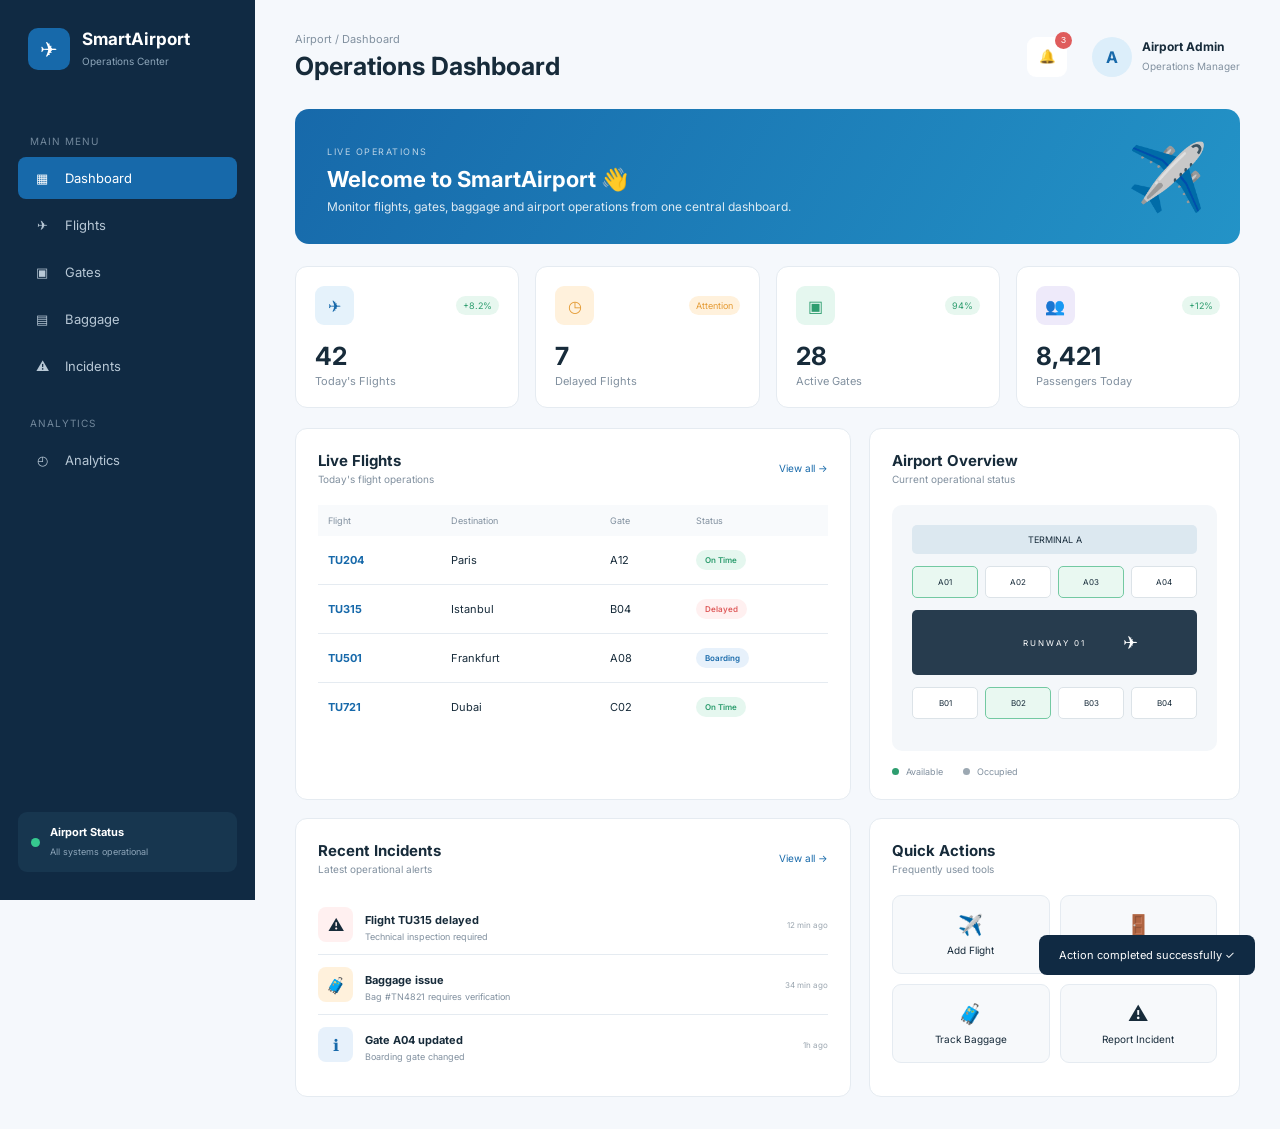
<file: index.html>
<!DOCTYPE html>
<html lang="en">

<head>

    <meta charset="UTF-8">

    <meta name="viewport"
          content="width=device-width, initial-scale=1.0">

    <title>SmartAirport | Dashboard</title>

    <link rel="stylesheet"
          href="style.css">

    <link rel="preconnect"
          href="https://fonts.googleapis.com">

    <link href="https://fonts.googleapis.com/css2?family=Inter:wght@400;500;600;700;800&display=swap"
          rel="stylesheet">

</head>


<body>

<div class="app">


<!-- ================= SIDEBAR ================= -->

<aside class="sidebar">

    <div class="brand">

        <div class="brand-icon">
            ✈
        </div>

        <div>
            <h2>SmartAirport</h2>
            <span>Operations Center</span>
        </div>

    </div>


    <nav>

        <p class="menu-title">
            MAIN MENU
        </p>

        <a href="index.html"
           class="active">

            <span>▦</span>
            Dashboard

        </a>


        <a href="flights.html">

            <span>✈</span>
            Flights

        </a>


        <a href="gates.html">

            <span>▣</span>
            Gates

        </a>


        <a href="baggage.html">

            <span>▤</span>
            Baggage

        </a>


        <a href="incidents.html">

            <span>⚠</span>
            Incidents

        </a>


        <p class="menu-title analytics-title">
            ANALYTICS
        </p>


        <a href="analytics.html">

            <span>◴</span>
            Analytics

        </a>

    </nav>


    <div class="sidebar-bottom">

        <div class="airport-status">

            <span class="status-dot"></span>

            <div>

                <strong>Airport Status</strong>

                <small>All systems operational</small>

            </div>

        </div>

    </div>

</aside>



<!-- ================= MAIN ================= -->

<main class="main">


<!-- TOPBAR -->

<header class="topbar">

    <div>

        <p class="breadcrumb">
            Airport / Dashboard
        </p>

        <h1>
            Operations Dashboard
        </h1>

    </div>


    <div class="top-actions">

        <button class="notification">
            🔔
            <span>3</span>
        </button>


        <div class="user">

            <div class="user-avatar">
                A
            </div>

            <div>

                <strong>Airport Admin</strong>

                <small>Operations Manager</small>

            </div>

        </div>

    </div>

</header>



<!-- ================= WELCOME ================= -->

<section class="welcome">

    <div>

        <span class="welcome-label">
            LIVE OPERATIONS
        </span>

        <h2>
            Welcome to SmartAirport 👋
        </h2>

        <p>
            Monitor flights, gates, baggage and airport
            operations from one central dashboard.
        </p>

    </div>


    <div class="plane-animation">
        ✈️
    </div>

</section>



<!-- ================= STATISTICS ================= -->

<section class="stats">


    <div class="stat-card">

        <div class="stat-top">

            <div class="stat-icon blue">
                ✈
            </div>

            <span class="trend positive">
                +8.2%
            </span>

        </div>

        <h3 id="flightCount">
            42
        </h3>

        <p>
            Today's Flights
        </p>

    </div>



    <div class="stat-card">

        <div class="stat-top">

            <div class="stat-icon orange">
                ◷
            </div>

            <span class="trend warning">
                Attention
            </span>

        </div>

        <h3>
            7
        </h3>

        <p>
            Delayed Flights
        </p>

    </div>



    <div class="stat-card">

        <div class="stat-top">

            <div class="stat-icon green">
                ▣
            </div>

            <span class="trend positive">
                94%
            </span>

        </div>

        <h3>
            28
        </h3>

        <p>
            Active Gates
        </p>

    </div>



    <div class="stat-card">

        <div class="stat-top">

            <div class="stat-icon purple">
                👥
            </div>

            <span class="trend positive">
                +12%
            </span>

        </div>

        <h3>
            8,421
        </h3>

        <p>
            Passengers Today
        </p>

    </div>

</section>



<!-- ================= CONTENT ================= -->

<section class="dashboard-grid">


<!-- FLIGHTS -->

<div class="dashboard-panel">

    <div class="panel-header">

        <div>

            <h2>
                Live Flights
            </h2>

            <p>
                Today's flight operations
            </p>

        </div>

        <a href="flights.html">
            View all →
        </a>

    </div>



    <div class="flight-table">

        <div class="table-head">

            <span>Flight</span>
            <span>Destination</span>
            <span>Gate</span>
            <span>Status</span>

        </div>



        <div class="flight-row">

            <strong>
                TU204
            </strong>

            <span>
                Paris
            </span>

            <span>
                A12
            </span>

            <span class="badge on-time">
                On Time
            </span>

        </div>



        <div class="flight-row">

            <strong>
                TU315
            </strong>

            <span>
                Istanbul
            </span>

            <span>
                B04
            </span>

            <span class="badge delayed">
                Delayed
            </span>

        </div>



        <div class="flight-row">

            <strong>
                TU501
            </strong>

            <span>
                Frankfurt
            </span>

            <span>
                A08
            </span>

            <span class="badge boarding">
                Boarding
            </span>

        </div>



        <div class="flight-row">

            <strong>
                TU721
            </strong>

            <span>
                Dubai
            </span>

            <span>
                C02
            </span>

            <span class="badge on-time">
                On Time
            </span>

        </div>

    </div>

</div>



<!-- AIRPORT OVERVIEW -->

<div class="dashboard-panel">

    <div class="panel-header">

        <div>

            <h2>
                Airport Overview
            </h2>

            <p>
                Current operational status
            </p>

        </div>

    </div>



    <div class="airport-map">

        <div class="terminal">
            TERMINAL A
        </div>

        <div class="gate-row">

            <div class="gate active-gate">
                A01
            </div>

            <div class="gate">
                A02
            </div>

            <div class="gate active-gate">
                A03
            </div>

            <div class="gate">
                A04
            </div>

        </div>


        <div class="runway">

            <span>
                RUNWAY 01
            </span>

            <div class="runway-plane">
                ✈
            </div>

        </div>


        <div class="gate-row">

            <div class="gate">
                B01
            </div>

            <div class="gate active-gate">
                B02
            </div>

            <div class="gate">
                B03
            </div>

            <div class="gate">
                B04
            </div>

        </div>

    </div>


    <div class="map-legend">

        <span>
            <i class="green-dot"></i>
            Available
        </span>

        <span>
            <i class="gray-dot"></i>
            Occupied
        </span>

    </div>

</div>

</section>



<!-- ================= LOWER SECTION ================= -->

<section class="lower-grid">


<!-- INCIDENTS -->

<div class="dashboard-panel">

    <div class="panel-header">

        <div>

            <h2>
                Recent Incidents
            </h2>

            <p>
                Latest operational alerts
            </p>

        </div>

        <a href="incidents.html">
            View all →
        </a>

    </div>


    <div class="incident">

        <div class="incident-icon red">
            ⚠
        </div>

        <div>

            <strong>
                Flight TU315 delayed
            </strong>

            <p>
                Technical inspection required
            </p>

        </div>

        <span>
            12 min ago
        </span>

    </div>



    <div class="incident">

        <div class="incident-icon orange">
            🧳
        </div>

        <div>

            <strong>
                Baggage issue
            </strong>

            <p>
                Bag #TN4821 requires verification
            </p>

        </div>

        <span>
            34 min ago
        </span>

    </div>



    <div class="incident">

        <div class="incident-icon blue">
            ℹ
        </div>

        <div>

            <strong>
                Gate A04 updated
            </strong>

            <p>
                Boarding gate changed
            </p>

        </div>

        <span>
            1h ago
        </span>

    </div>

</div>



<!-- QUICK ACTIONS -->

<div class="dashboard-panel">

    <div class="panel-header">

        <div>

            <h2>
                Quick Actions
            </h2>

            <p>
                Frequently used tools
            </p>

        </div>

    </div>


    <div class="quick-actions">

        <button onclick="showMessage('Flight added successfully ✈️')">
            <span>✈️</span>
            Add Flight
        </button>

        <button onclick="showMessage('Gate information opened 🚪')">
            <span>🚪</span>
            Manage Gates
        </button>

        <button onclick="showMessage('Baggage tracking opened 🧳')">
            <span>🧳</span>
            Track Baggage
        </button>

        <button onclick="showMessage('Incident report created ⚠️')">
            <span>⚠️</span>
            Report Incident
        </button>

    </div>

</div>

</section>


</main>

</div>


<div id="toast"
     class="toast">

    Action completed successfully ✓

</div>


<script src="app.js"></script>

</body>

</html>
</file>
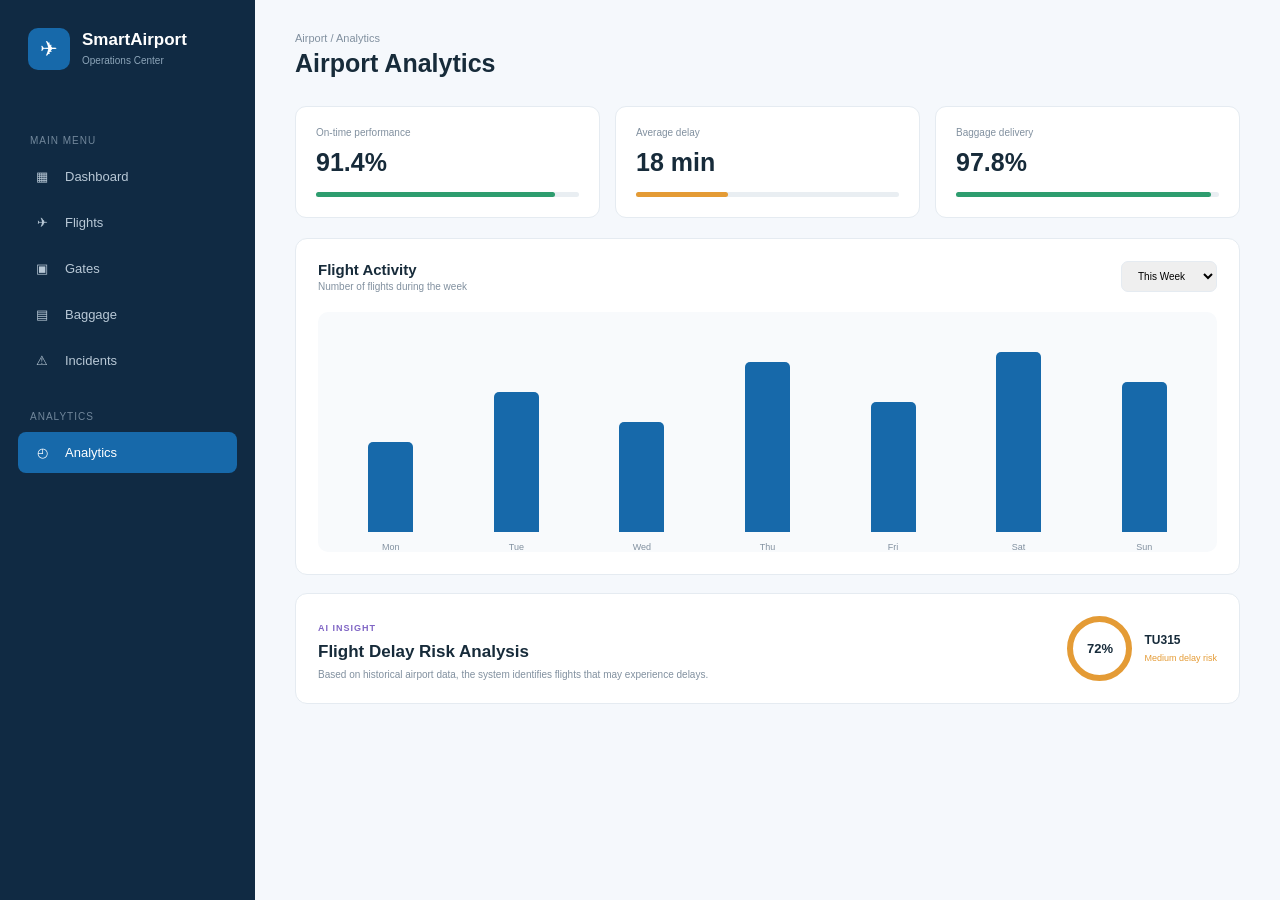
<file: analytics.html>
<!DOCTYPE html>
<html lang="en">

<head>

<meta charset="UTF-8">

<meta name="viewport"
content="width=device-width, initial-scale=1.0">

<title>SmartAirport | Analytics</title>

<link rel="stylesheet"
href="style.css">

</head>


<body>

<div class="app">


<aside class="sidebar">

<div class="brand">

<div class="brand-icon">
✈
</div>

<div>

<h2>
SmartAirport
</h2>

<span>
Operations Center
</span>

</div>

</div>


<nav>

<p class="menu-title">
MAIN MENU
</p>

<a href="index.html">
<span>▦</span>
Dashboard
</a>

<a href="flights.html">
<span>✈</span>
Flights
</a>

<a href="gates.html">
<span>▣</span>
Gates
</a>

<a href="baggage.html">
<span>▤</span>
Baggage
</a>

<a href="incidents.html">
<span>⚠</span>
Incidents
</a>


<p class="menu-title analytics-title">
ANALYTICS
</p>

<a href="analytics.html"
class="active">

<span>◴</span>
Analytics

</a>

</nav>

</aside>



<main class="main">


<header class="topbar">

<div>

<p class="breadcrumb">
Airport / Analytics
</p>

<h1>
Airport Analytics
</h1>

</div>

</header>



<div class="analytics-cards">

<div class="analytics-card">

<span>
On-time performance
</span>

<strong>
91.4%
</strong>

<div class="progress">

<div style="width:91%">
</div>

</div>

</div>


<div class="analytics-card">

<span>
Average delay
</span>

<strong>
18 min
</strong>

<div class="progress orange-progress">

<div style="width:35%">
</div>

</div>

</div>


<div class="analytics-card">

<span>
Baggage delivery
</span>

<strong>
97.8%
</strong>

<div class="progress">

<div style="width:97%">
</div>

</div>

</div>

</div>



<div class="dashboard-panel">

<div class="panel-header">

<div>

<h2>
Flight Activity
</h2>

<p>
Number of flights during the week
</p>

</div>

<select>

<option>
This Week
</option>

<option>
This Month
</option>

</select>

</div>



<div class="chart">

<div class="bar"
style="height:45%">

<span>
Mon
</span>

</div>


<div class="bar"
style="height:70%">

<span>
Tue
</span>

</div>


<div class="bar"
style="height:55%">

<span>
Wed
</span>

</div>


<div class="bar"
style="height:85%">

<span>
Thu
</span>

</div>


<div class="bar"
style="height:65%">

<span>
Fri
</span>

</div>


<div class="bar"
style="height:90%">

<span>
Sat
</span>

</div>


<div class="bar"
style="height:75%">

<span>
Sun
</span>

</div>

</div>

</div>



<div class="dashboard-panel ai-card">

<div>

<span class="ai-label">
AI INSIGHT
</span>

<h2>
Flight Delay Risk Analysis
</h2>

<p>
Based on historical airport data, the system
identifies flights that may experience delays.
</p>

</div>


<div class="risk-result">

<div class="risk-circle">
72%
</div>

<div>

<strong>
TU315
</strong>

<span>
Medium delay risk
</span>

</div>

</div>

</div>

</main>

</div>

</body>

</html>
</file>
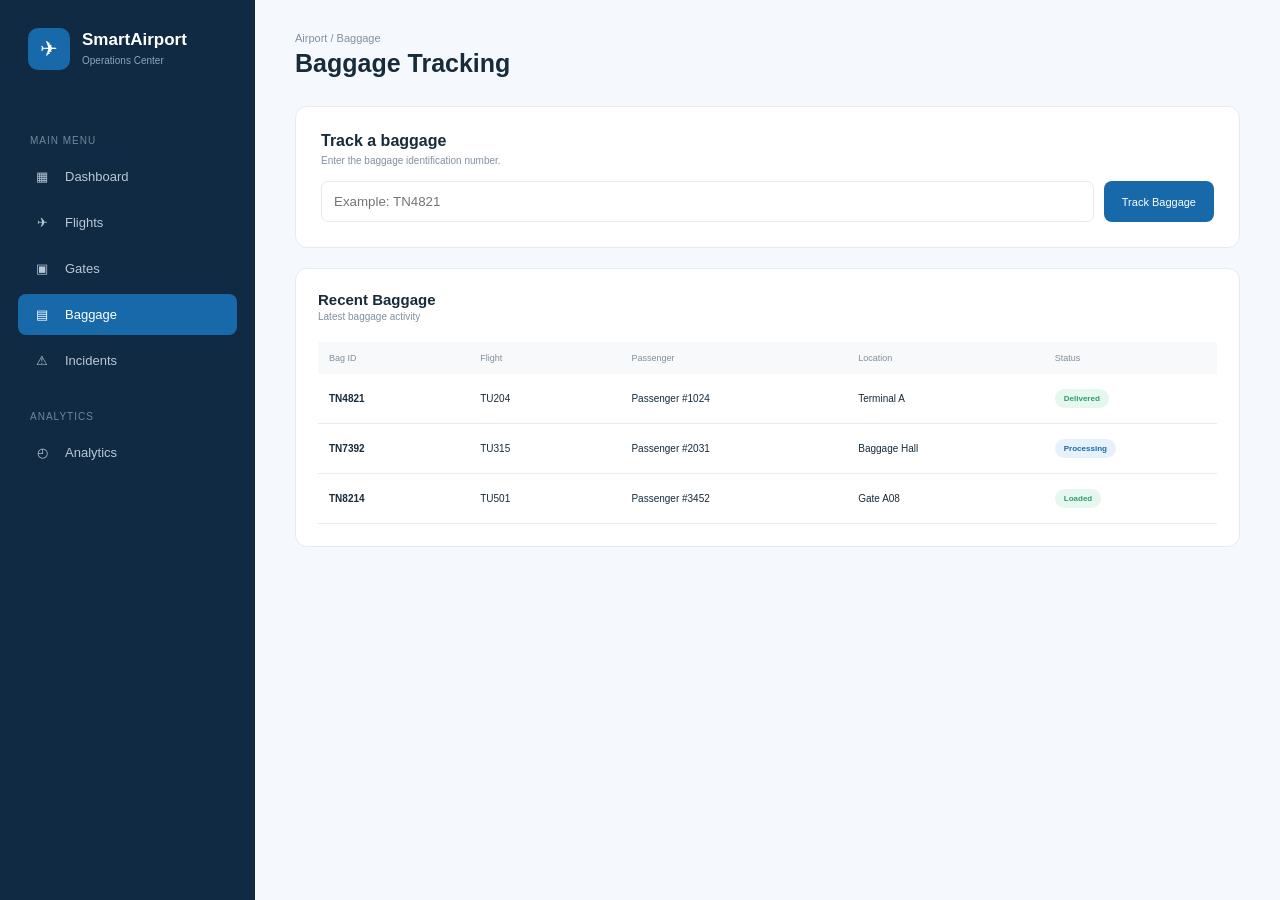
<file: baggage.html>
<!DOCTYPE html>
<html lang="en">

<head>

<meta charset="UTF-8">

<meta name="viewport"
content="width=device-width, initial-scale=1.0">

<title>SmartAirport | Baggage</title>

<link rel="stylesheet"
href="style.css">

</head>


<body>

<div class="app">


<aside class="sidebar">

<div class="brand">

<div class="brand-icon">✈</div>

<div>

<h2>SmartAirport</h2>

<span>
Operations Center
</span>

</div>

</div>


<nav>

<p class="menu-title">
MAIN MENU
</p>

<a href="index.html">
<span>▦</span>
Dashboard
</a>

<a href="flights.html">
<span>✈</span>
Flights
</a>

<a href="gates.html">
<span>▣</span>
Gates
</a>

<a href="baggage.html"
class="active">

<span>▤</span>
Baggage

</a>

<a href="incidents.html">
<span>⚠</span>
Incidents
</a>


<p class="menu-title analytics-title">
ANALYTICS
</p>

<a href="analytics.html">
<span>◴</span>
Analytics
</a>

</nav>

</aside>



<main class="main">


<header class="topbar">

<div>

<p class="breadcrumb">
Airport / Baggage
</p>

<h1>
Baggage Tracking
</h1>

</div>

</header>



<div class="baggage-search">

<h2>
Track a baggage
</h2>

<p>
Enter the baggage identification number.
</p>


<div class="tracking-form">

<input
type="text"
id="bagNumber"
placeholder="Example: TN4821">


<button
onclick="trackBag()"
class="primary-btn">

Track Baggage

</button>

</div>

</div>



<div id="bagResult"
class="bag-result">

</div>



<div class="dashboard-panel">

<div class="panel-header">

<div>

<h2>
Recent Baggage
</h2>

<p>
Latest baggage activity
</p>

</div>

</div>



<div class="baggage-table">

<div class="baggage-head">

<span>Bag ID</span>

<span>Flight</span>

<span>Passenger</span>

<span>Location</span>

<span>Status</span>

</div>



<div class="baggage-row">

<strong>
TN4821
</strong>

<span>
TU204
</span>

<span>
Passenger #1024
</span>

<span>
Terminal A
</span>

<span class="badge on-time">
Delivered
</span>

</div>



<div class="baggage-row">

<strong>
TN7392
</strong>

<span>
TU315
</span>

<span>
Passenger #2031
</span>

<span>
Baggage Hall
</span>

<span class="badge boarding">
Processing
</span>

</div>



<div class="baggage-row">

<strong>
TN8214
</strong>

<span>
TU501
</span>

<span>
Passenger #3452
</span>

<span>
Gate A08
</span>

<span class="badge on-time">
Loaded
</span>

</div>

</div>

</div>

</main>

</div>



<script>

function trackBag() {

const number =
document.getElementById("bagNumber").value;

const result =
document.getElementById("bagResult");


if(number === "") {

result.innerHTML =
"⚠️ Please enter a baggage number.";

return;

}


result.innerHTML = `

<div class="bag-tracking">

<h3>
🧳 Baggage ${number}
</h3>

<div class="tracking-line">

<div class="tracking-step done">
✓
<span>
Check-in
</span>
</div>

<div class="tracking-step done">
✓
<span>
Security
</span>
</div>

<div class="tracking-step active-step">
●
<span>
Loading
</span>
</div>

<div class="tracking-step">
○
<span>
Delivered
</span>
</div>

</div>

<p>
Current location:
<strong>
Terminal A · Baggage Area
</strong>
</p>

</div>

`;

}

</script>

</body>

</html>
</file>
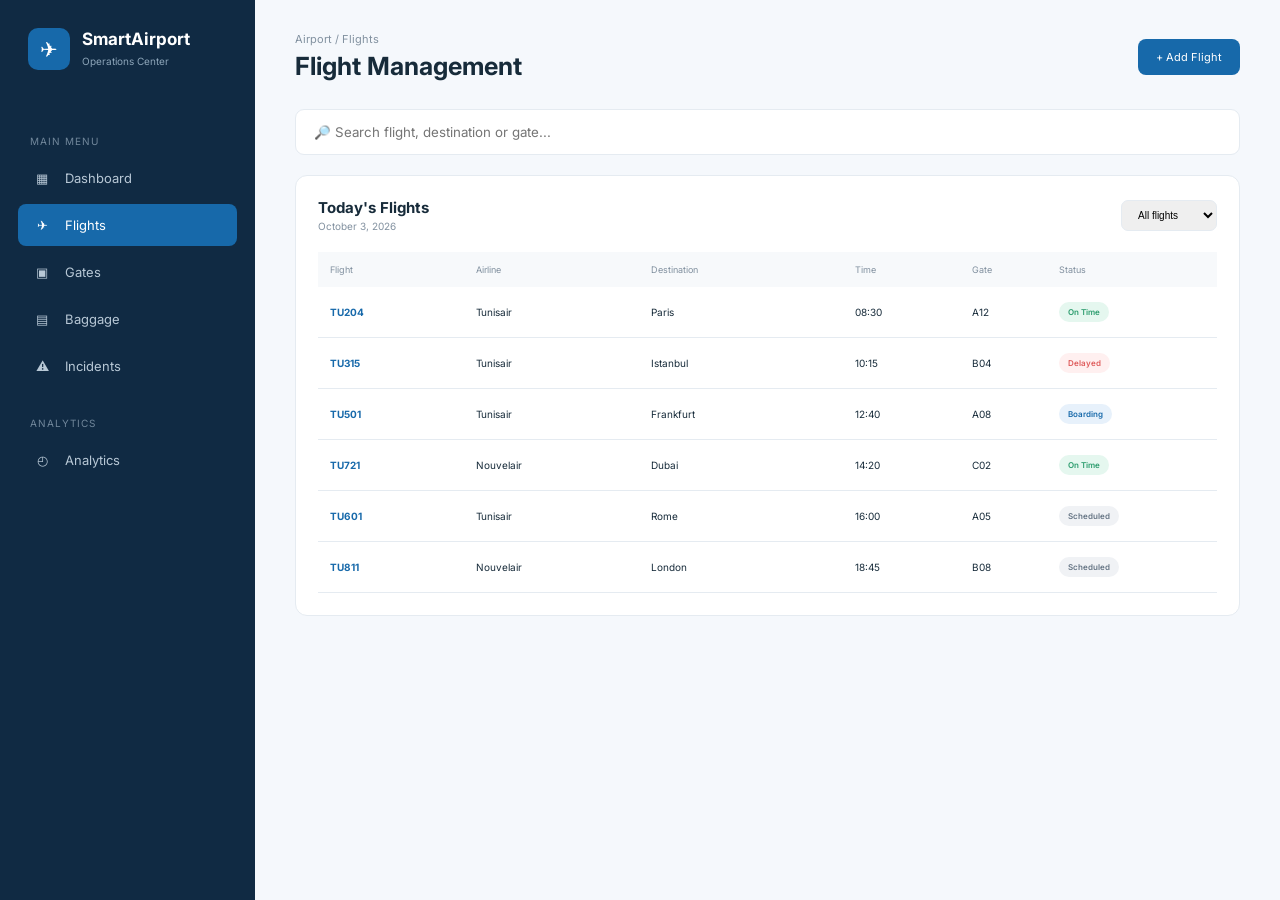
<file: flights.html>
<!DOCTYPE html>
<html lang="en">

<head>

<meta charset="UTF-8">

<meta name="viewport"
      content="width=device-width, initial-scale=1.0">

<title>SmartAirport | Flights</title>

<link rel="stylesheet"
      href="style.css">

<link href="https://fonts.googleapis.com/css2?family=Inter:wght@400;500;600;700;800&display=swap"
      rel="stylesheet">

</head>


<body>

<div class="app">


<aside class="sidebar">

    <div class="brand">

        <div class="brand-icon">
            ✈
        </div>

        <div>
            <h2>SmartAirport</h2>
            <span>Operations Center</span>
        </div>

    </div>


    <nav>

        <p class="menu-title">
            MAIN MENU
        </p>

        <a href="index.html">
            <span>▦</span>
            Dashboard
        </a>

        <a href="flights.html"
           class="active">

            <span>✈</span>
            Flights

        </a>

        <a href="gates.html">
            <span>▣</span>
            Gates
        </a>

        <a href="baggage.html">
            <span>▤</span>
            Baggage
        </a>

        <a href="incidents.html">
            <span>⚠</span>
            Incidents
        </a>


        <p class="menu-title analytics-title">
            ANALYTICS
        </p>

        <a href="analytics.html">
            <span>◴</span>
            Analytics
        </a>

    </nav>

</aside>



<main class="main">


<header class="topbar">

    <div>

        <p class="breadcrumb">
            Airport / Flights
        </p>

        <h1>
            Flight Management
        </h1>

    </div>


    <button class="primary-btn"
            onclick="showMessage('New flight form opened ✈️')">

        + Add Flight

    </button>

</header>



<div class="search-area">

    <input
        type="text"
        id="flightSearch"
        placeholder="🔎 Search flight, destination or gate..."
        onkeyup="searchFlights()">

</div>



<div class="dashboard-panel flight-page-panel">

    <div class="panel-header">

        <div>

            <h2>
                Today's Flights
            </h2>

            <p>
                October 3, 2026
            </p>

        </div>


        <select>

            <option>All flights</option>

            <option>Departures</option>

            <option>Arrivals</option>

        </select>

    </div>



    <div class="full-flight-table">


        <div class="full-table-head">

            <span>Flight</span>
            <span>Airline</span>
            <span>Destination</span>
            <span>Time</span>
            <span>Gate</span>
            <span>Status</span>

        </div>



        <div class="full-flight-row">

            <strong>TU204</strong>

            <span>Tunisair</span>

            <span>Paris</span>

            <span>08:30</span>

            <span>A12</span>

            <span class="badge on-time">
                On Time
            </span>

        </div>



        <div class="full-flight-row">

            <strong>TU315</strong>

            <span>Tunisair</span>

            <span>Istanbul</span>

            <span>10:15</span>

            <span>B04</span>

            <span class="badge delayed">
                Delayed
            </span>

        </div>



        <div class="full-flight-row">

            <strong>TU501</strong>

            <span>Tunisair</span>

            <span>Frankfurt</span>

            <span>12:40</span>

            <span>A08</span>

            <span class="badge boarding">
                Boarding
            </span>

        </div>



        <div class="full-flight-row">

            <strong>TU721</strong>

            <span>Nouvelair</span>

            <span>Dubai</span>

            <span>14:20</span>

            <span>C02</span>

            <span class="badge on-time">
                On Time
            </span>

        </div>



        <div class="full-flight-row">

            <strong>TU601</strong>

            <span>Tunisair</span>

            <span>Rome</span>

            <span>16:00</span>

            <span>A05</span>

            <span class="badge scheduled">
                Scheduled
            </span>

        </div>



        <div class="full-flight-row">

            <strong>TU811</strong>

            <span>Nouvelair</span>

            <span>London</span>

            <span>18:45</span>

            <span>B08</span>

            <span class="badge scheduled">
                Scheduled
            </span>

        </div>

    </div>

</div>


</main>

</div>


<script src="app.js"></script>

</body>

</html>
</file>
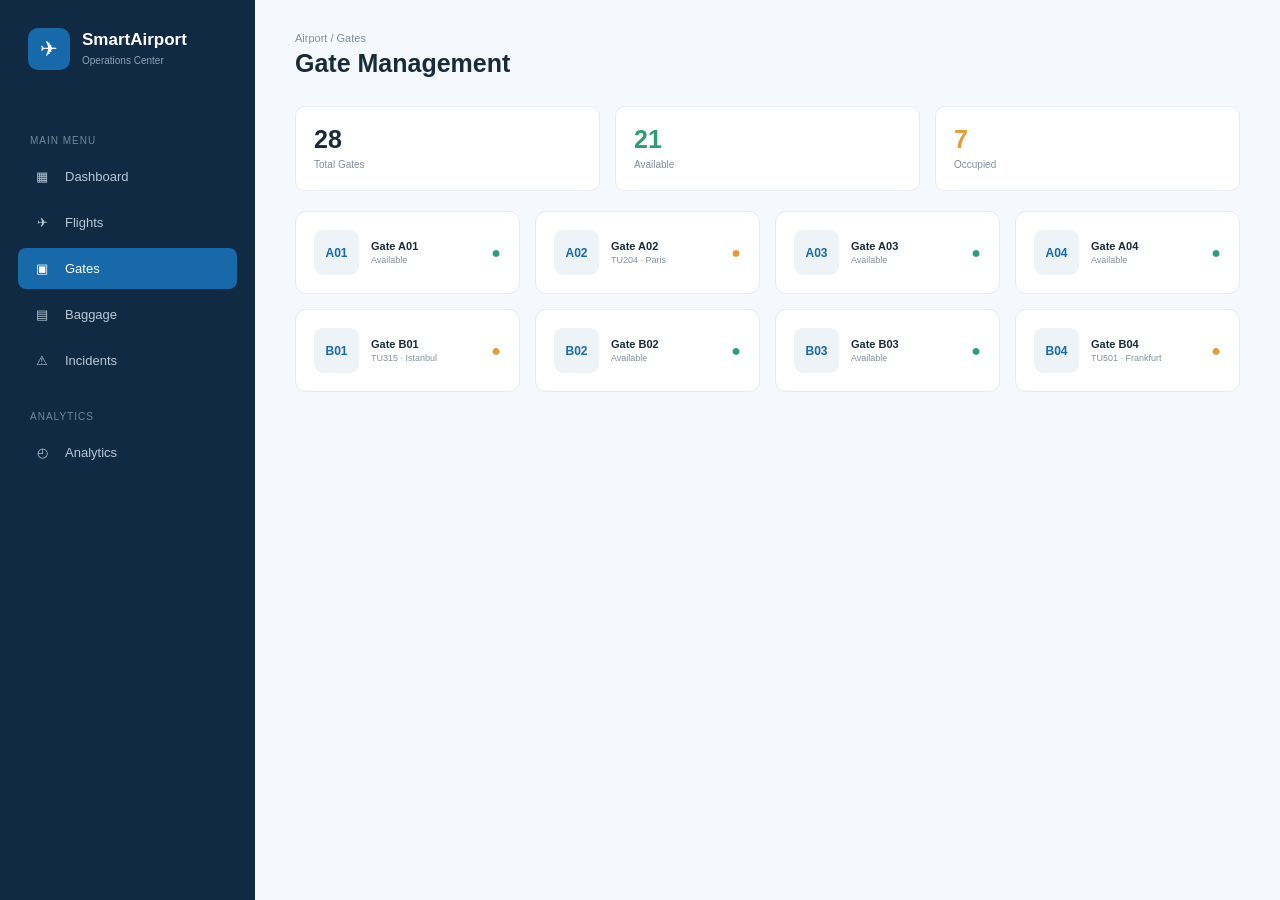
<file: gates.html>
<!DOCTYPE html>
<html lang="en">

<head>

<meta charset="UTF-8">

<meta name="viewport"
      content="width=device-width, initial-scale=1.0">

<title>SmartAirport | Gates</title>

<link rel="stylesheet"
      href="style.css">

</head>


<body>

<div class="app">


<aside class="sidebar">

<div class="brand">

<div class="brand-icon">✈</div>

<div>
<h2>SmartAirport</h2>
<span>Operations Center</span>
</div>

</div>


<nav>

<p class="menu-title">MAIN MENU</p>

<a href="index.html">
<span>▦</span> Dashboard
</a>

<a href="flights.html">
<span>✈</span> Flights
</a>

<a href="gates.html" class="active">
<span>▣</span> Gates
</a>

<a href="baggage.html">
<span>▤</span> Baggage
</a>

<a href="incidents.html">
<span>⚠</span> Incidents
</a>

<p class="menu-title analytics-title">
ANALYTICS
</p>

<a href="analytics.html">
<span>◴</span> Analytics
</a>

</nav>

</aside>



<main class="main">

<header class="topbar">

<div>

<p class="breadcrumb">
Airport / Gates
</p>

<h1>
Gate Management
</h1>

</div>

</header>


<div class="gate-stats">

<div class="mini-stat">

<strong>28</strong>

<span>Total Gates</span>

</div>


<div class="mini-stat available">

<strong>21</strong>

<span>Available</span>

</div>


<div class="mini-stat occupied">

<strong>7</strong>

<span>Occupied</span>

</div>

</div>



<div class="gate-grid">


<div class="gate-card available-card">

<div class="gate-number">
A01
</div>

<div>

<h3>
Gate A01
</h3>

<p>
Available
</p>

</div>

<span class="gate-status">
●
</span>

</div>



<div class="gate-card occupied-card">

<div class="gate-number">
A02
</div>

<div>

<h3>
Gate A02
</h3>

<p>
TU204 · Paris
</p>

</div>

<span class="gate-status">
●
</span>

</div>



<div class="gate-card available-card">

<div class="gate-number">
A03
</div>

<div>

<h3>
Gate A03
</h3>

<p>
Available
</p>

</div>

<span class="gate-status">
●
</span>

</div>



<div class="gate-card available-card">

<div class="gate-number">
A04
</div>

<div>

<h3>
Gate A04
</h3>

<p>
Available
</p>

</div>

<span class="gate-status">
●
</span>

</div>



<div class="gate-card occupied-card">

<div class="gate-number">
B01
</div>

<div>

<h3>
Gate B01
</h3>

<p>
TU315 · Istanbul
</p>

</div>

<span class="gate-status">
●
</span>

</div>



<div class="gate-card available-card">

<div class="gate-number">
B02
</div>

<div>

<h3>
Gate B02
</h3>

<p>
Available
</p>

</div>

<span class="gate-status">
●
</span>

</div>



<div class="gate-card available-card">

<div class="gate-number">
B03
</div>

<div>

<h3>
Gate B03
</h3>

<p>
Available
</p>

</div>

<span class="gate-status">
●
</span>

</div>



<div class="gate-card occupied-card">

<div class="gate-number">
B04
</div>

<div>

<h3>
Gate B04
</h3>

<p>
TU501 · Frankfurt
</p>

</div>

<span class="gate-status">
●
</span>

</div>


</div>

</main>

</div>

</body>
</html>
</file>
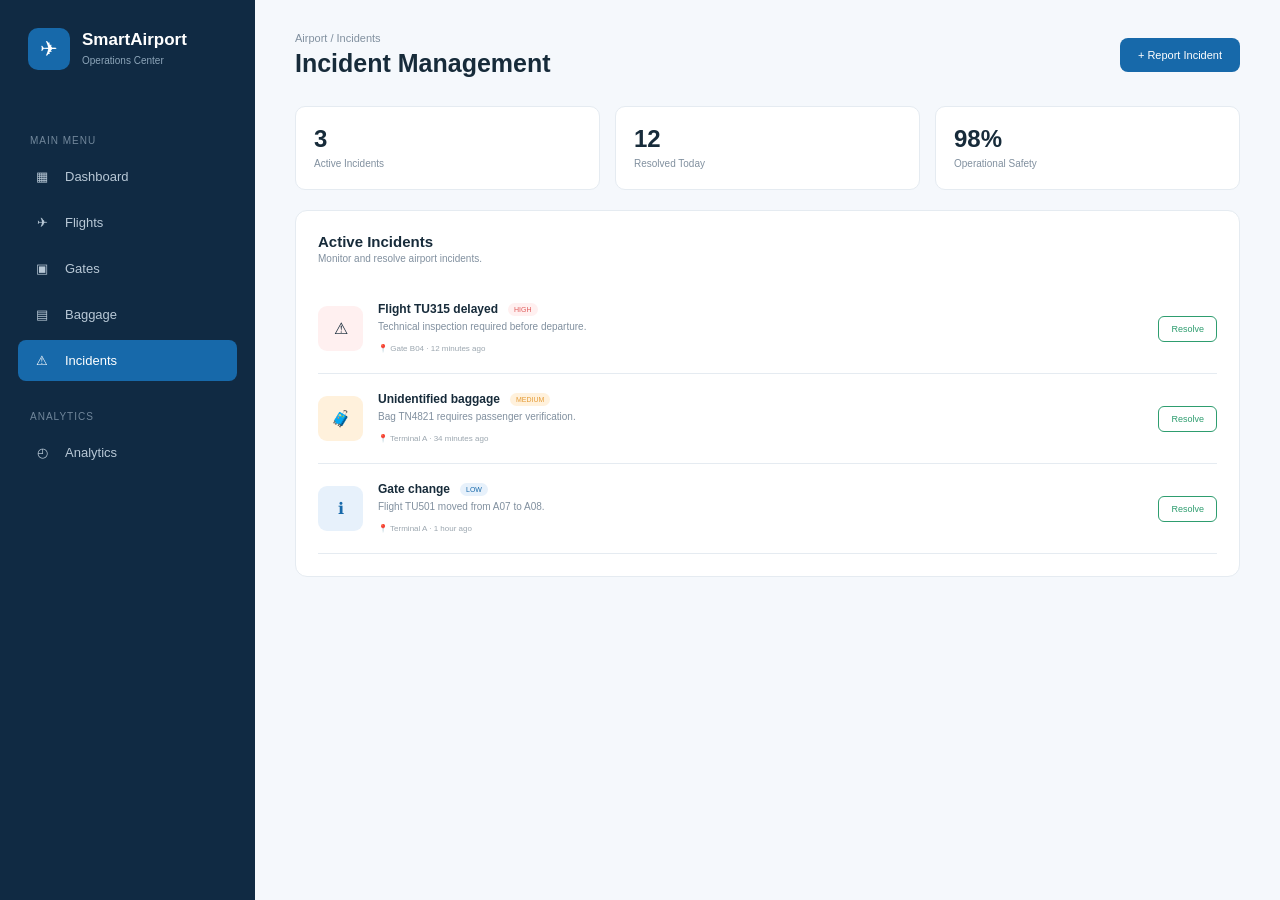
<file: incidents.html>
<!DOCTYPE html>
<html lang="en">

<head>

<meta charset="UTF-8">

<meta name="viewport"
content="width=device-width, initial-scale=1.0">

<title>SmartAirport | Incidents</title>

<link rel="stylesheet"
href="style.css">

</head>


<body>

<div class="app">


<aside class="sidebar">

<div class="brand">

<div class="brand-icon">
✈
</div>

<div>

<h2>
SmartAirport
</h2>

<span>
Operations Center
</span>

</div>

</div>


<nav>

<p class="menu-title">
MAIN MENU
</p>

<a href="index.html">
<span>▦</span>
Dashboard
</a>

<a href="flights.html">
<span>✈</span>
Flights
</a>

<a href="gates.html">
<span>▣</span>
Gates
</a>

<a href="baggage.html">
<span>▤</span>
Baggage
</a>

<a href="incidents.html"
class="active">

<span>⚠</span>
Incidents

</a>


<p class="menu-title analytics-title">
ANALYTICS
</p>

<a href="analytics.html">
<span>◴</span>
Analytics
</a>

</nav>

</aside>



<main class="main">


<header class="topbar">

<div>

<p class="breadcrumb">
Airport / Incidents
</p>

<h1>
Incident Management
</h1>

</div>


<button
class="primary-btn"
onclick="showMessage('Incident report created ⚠️')">

+ Report Incident

</button>

</header>



<div class="incident-summary">

<div>

<strong>
3
</strong>

<span>
Active Incidents
</span>

</div>


<div>

<strong>
12
</strong>

<span>
Resolved Today
</span>

</div>


<div>

<strong>
98%
</strong>

<span>
Operational Safety
</span>

</div>

</div>



<div class="dashboard-panel">

<div class="panel-header">

<div>

<h2>
Active Incidents
</h2>

<p>
Monitor and resolve airport incidents.
</p>

</div>

</div>



<div class="incident-card">

<div class="large-incident-icon red">
⚠
</div>

<div class="incident-content">

<div class="incident-title">

<h3>
Flight TU315 delayed
</h3>

<span class="severity high">
HIGH
</span>

</div>

<p>
Technical inspection required before departure.
</p>

<small>
📍 Gate B04 · 12 minutes ago
</small>

</div>

<button
class="resolve-btn"
onclick="resolveIncident(this)">

Resolve

</button>

</div>



<div class="incident-card">

<div class="large-incident-icon orange">
🧳
</div>

<div class="incident-content">

<div class="incident-title">

<h3>
Unidentified baggage
</h3>

<span class="severity medium">
MEDIUM
</span>

</div>

<p>
Bag TN4821 requires passenger verification.
</p>

<small>
📍 Terminal A · 34 minutes ago
</small>

</div>

<button
class="resolve-btn"
onclick="resolveIncident(this)">

Resolve

</button>

</div>



<div class="incident-card">

<div class="large-incident-icon blue">
ℹ
</div>

<div class="incident-content">

<div class="incident-title">

<h3>
Gate change
</h3>

<span class="severity low">
LOW
</span>

</div>

<p>
Flight TU501 moved from A07 to A08.
</p>

<small>
📍 Terminal A · 1 hour ago
</small>

</div>

<button
class="resolve-btn"
onclick="resolveIncident(this)">

Resolve

</button>

</div>

</div>

</main>

</div>



<script>

function resolveIncident(button) {

button.innerText =
"✓ Resolved";

button.disabled = true;

button.style.opacity =
"0.6";

}

</script>

</body>

</html>
</file>
<file: style.css>
* {
    margin: 0;
    padding: 0;
    box-sizing: border-box;
}

:root {

    --primary: #1769aa;
    --primary-dark: #0d4777;

    --background: #f5f8fc;

    --white: #ffffff;

    --text: #172b3a;

    --muted: #81909f;

    --border: #e5ebf1;

    --green: #2e9d6f;

    --orange: #e49b35;

    --red: #df5c5c;

    --purple: #8066c5;
}


body {

    font-family: "Inter", Arial, sans-serif;

    background: var(--background);

    color: var(--text);

}


.app {

    display: flex;

    min-height: 100vh;

}


/* SIDEBAR */

.sidebar {

    width: 255px;

    position: fixed;

    height: 100vh;

    background: #102a43;

    color: white;

    padding: 28px 18px;

    display: flex;

    flex-direction: column;

}


.brand {

    display: flex;

    align-items: center;

    gap: 12px;

    padding: 0 10px;

    margin-bottom: 45px;

}


.brand-icon {

    width: 42px;

    height: 42px;

    border-radius: 10px;

    background: #1769aa;

    display: flex;

    align-items: center;

    justify-content: center;

    font-size: 21px;

}


.brand h2 {

    font-size: 17px;

}


.brand span {

    font-size: 10px;

    color: #8da5b9;

}


.menu-title {

    font-size: 10px;

    letter-spacing: 1px;

    color: #71879b;

    margin: 20px 12px 10px;

}


nav a {

    display: flex;

    gap: 13px;

    align-items: center;

    padding: 13px 14px;

    margin-bottom: 5px;

    border-radius: 8px;

    text-decoration: none;

    color: #b8c8d6;

    font-size: 13px;

    transition: .2s;

}


nav a:hover {

    background: #173e5e;

    color: white;

}


nav a.active {

    background: #1769aa;

    color: white;

}


nav a span {

    width: 20px;

    text-align: center;

}


.analytics-title {

    margin-top: 30px;

}


.sidebar-bottom {

    margin-top: auto;

}


.airport-status {

    display: flex;

    align-items: center;

    gap: 10px;

    background: #17364f;

    padding: 13px;

    border-radius: 9px;

}


.airport-status strong {

    display: block;

    font-size: 11px;

}


.airport-status small {

    color: #8da5b9;

    font-size: 9px;

}


.status-dot {

    width: 9px;

    height: 9px;

    border-radius: 50%;

    background: #36c98f;

}


/* MAIN */

.main {

    margin-left: 255px;

    width: calc(100% - 255px);

    padding: 32px 40px;

}


/* TOPBAR */

.topbar {

    display: flex;

    align-items: center;

    justify-content: space-between;

    margin-bottom: 28px;

}


.breadcrumb {

    color: var(--muted);

    font-size: 11px;

    margin-bottom: 5px;

}


.topbar h1 {

    font-size: 25px;

}


.top-actions {

    display: flex;

    align-items: center;

    gap: 25px;

}


.notification {

    border: none;

    background: white;

    width: 40px;

    height: 40px;

    border-radius: 9px;

    cursor: pointer;

    position: relative;

}


.notification span {

    position: absolute;

    top: -5px;

    right: -5px;

    width: 17px;

    height: 17px;

    border-radius: 50%;

    background: var(--red);

    color: white;

    font-size: 9px;

    display: flex;

    align-items: center;

    justify-content: center;

}


.user {

    display: flex;

    gap: 10px;

    align-items: center;

}


.user-avatar {

    width: 40px;

    height: 40px;

    border-radius: 50%;

    background: #dceefa;

    color: var(--primary);

    display: flex;

    justify-content: center;

    align-items: center;

    font-weight: 700;

}


.user strong {

    display: block;

    font-size: 12px;

}


.user small {

    color: var(--muted);

    font-size: 10px;

}


/* WELCOME */

.welcome {

    background: linear-gradient(
        120deg,
        #1769aa,
        #2393c7
    );

    border-radius: 14px;

    padding: 28px 32px;

    color: white;

    display: flex;

    justify-content: space-between;

    align-items: center;

    margin-bottom: 22px;

}


.welcome-label {

    font-size: 9px;

    letter-spacing: 1.5px;

    opacity: .7;

}


.welcome h2 {

    margin: 7px 0;

    font-size: 22px;

}


.welcome p {

    font-size: 12px;

    opacity: .85;

    max-width: 600px;

}


.plane-animation {

    font-size: 65px;

    animation: fly 3s infinite ease-in-out;

}


@keyframes fly {

    0%,100% {

        transform: translateY(0);

    }

    50% {

        transform: translateY(-8px);

    }

}


/* STATS */

.stats {

    display: grid;

    grid-template-columns:
        repeat(4, 1fr);

    gap: 16px;

    margin-bottom: 20px;

}


.stat-card {

    background: white;

    border: 1px solid var(--border);

    border-radius: 12px;

    padding: 19px;

}


.stat-top {

    display: flex;

    justify-content: space-between;

    align-items: center;

}


.stat-icon {

    width: 39px;

    height: 39px;

    border-radius: 9px;

    display: flex;

    justify-content: center;

    align-items: center;

}


.blue {

    background: #e5f2fb;

    color: var(--primary);

}


.orange {

    background: #fff1dc;

    color: var(--orange);

}


.green {

    background: #e5f7ef;

    color: var(--green);

}


.purple {

    background: #eeeafa;

    color: var(--purple);

}


.stat-card h3 {

    font-size: 25px;

    margin-top: 16px;

}


.stat-card p {

    color: var(--muted);

    font-size: 11px;

    margin-top: 3px;

}


.trend {

    font-size: 9px;

    padding: 4px 7px;

    border-radius: 20px;

}


.positive {

    background: #e7f7ef;

    color: var(--green);

}


.warning {

    background: #fff1dc;

    color: var(--orange);

}


/* PANELS */

.dashboard-grid {

    display: grid;

    grid-template-columns:
        1.5fr 1fr;

    gap: 18px;

    margin-bottom: 18px;

}


.dashboard-panel {

    background: white;

    border: 1px solid var(--border);

    border-radius: 12px;

    padding: 22px;

}


.panel-header {

    display: flex;

    justify-content: space-between;

    align-items: center;

    margin-bottom: 20px;

}


.panel-header h2 {

    font-size: 15px;

}


.panel-header p {

    font-size: 10px;

    color: var(--muted);

    margin-top: 3px;

}


.panel-header a {

    color: var(--primary);

    text-decoration: none;

    font-size: 10px;

}


/* FLIGHT TABLE */

.table-head,
.flight-row {

    display: grid;

    grid-template-columns:
        1fr 1.3fr .7fr 1fr;

    align-items: center;

}


.table-head {

    padding: 10px;

    color: var(--muted);

    font-size: 9px;

    background: #f8fafc;

}


.flight-row {

    padding: 14px 10px;

    border-bottom: 1px solid var(--border);

    font-size: 11px;

}


.flight-row:last-child {

    border-bottom: none;

}


.flight-row strong {

    color: var(--primary);

}


.badge {

    display: inline-block;

    width: fit-content;

    padding: 5px 9px;

    border-radius: 20px;

    font-size: 8px;

    font-weight: 600;

}


.on-time {

    background: #e5f7ef;

    color: var(--green);

}


.delayed {

    background: #fff0f0;

    color: var(--red);

}


.boarding {

    background: #e7f1fb;

    color: var(--primary);

}


.scheduled {

    background: #f0f2f5;

    color: #657484;

}


/* AIRPORT MAP */

.airport-map {

    background: #f4f7fa;

    padding: 20px;

    border-radius: 10px;

}


.terminal {

    background: #dce8f0;

    padding: 9px;

    text-align: center;

    font-size: 9px;

    border-radius: 5px;

}


.gate-row {

    display: flex;

    gap: 7px;

    margin: 12px 0;

}


.gate {

    flex: 1;

    background: white;

    border: 1px solid #dce3e8;

    padding: 10px 3px;

    text-align: center;

    border-radius: 5px;

    font-size: 8px;

}


.active-gate {

    border-color: #73c9a2;

    background: #e9f8f1;

}


.runway {

    background: #273c4e;

    height: 65px;

    border-radius: 5px;

    display: flex;

    align-items: center;

    justify-content: center;

    color: white;

    position: relative;

    font-size: 8px;

    letter-spacing: 2px;

}


.runway-plane {

    position: absolute;

    right: 20%;

    font-size: 18px;

}


.map-legend {

    display: flex;

    gap: 20px;

    margin-top: 15px;

    font-size: 9px;

    color: var(--muted);

}


.green-dot,
.gray-dot {

    display: inline-block;

    width: 7px;

    height: 7px;

    border-radius: 50%;

    margin-right: 4px;

}


.green-dot {

    background: var(--green);

}


.gray-dot {

    background: #9ca8b2;

}


/* LOWER GRID */

.lower-grid {

    display: grid;

    grid-template-columns:
        1.5fr 1fr;

    gap: 18px;

}


/* INCIDENTS */

.incident {

    display: flex;

    align-items: center;

    gap: 12px;

    padding: 12px 0;

    border-bottom: 1px solid var(--border);

}


.incident:last-child {

    border-bottom: none;

}


.incident-icon {

    width: 35px;

    height: 35px;

    border-radius: 8px;

    display: flex;

    align-items: center;

    justify-content: center;

}


.incident-icon.red {

    background: #fff0f0;

}


.incident-icon.orange {

    background: #fff1dc;

}


.incident-icon.blue {

    background: #e7f1fb;

}


.incident div:nth-child(2) {

    flex: 1;

}


.incident strong {

    font-size: 11px;

}


.incident p {

    color: var(--muted);

    font-size: 9px;

    margin-top: 3px;

}


.incident > span {

    color: #9aa5af;

    font-size: 8px;

}


/* QUICK ACTIONS */

.quick-actions {

    display: grid;

    grid-template-columns: 1fr 1fr;

    gap: 10px;

}


.quick-actions button {

    background: #f7f9fb;

    border: 1px solid var(--border);

    border-radius: 9px;

    padding: 17px 10px;

    cursor: pointer;

    font-family: inherit;

    color: var(--text);

    font-size: 10px;

}


.quick-actions button:hover {

    border-color: var(--primary);

    color: var(--primary);

}


.quick-actions span {

    display: block;

    font-size: 20px;

    margin-bottom: 7px;

}


/* TOAST */

.toast {

    position: fixed;

    bottom: 25px;

    right: 25px;

    background: #102a43;

    color: white;

    padding: 13px 20px;

    border-radius: 8px;

    font-size: 11px;

    transform: translateY(100px);

    transition: .3s;

}


.toast.show {

    transform: translateY(0);

}


/* SEARCH */

.search-area {

    margin-bottom: 20px;

}


.search-area input {

    width: 100%;

    padding: 14px 18px;

    border: 1px solid var(--border);

    border-radius: 9px;

    outline: none;

    font-family: inherit;

}


.primary-btn {

    background: var(--primary);

    color: white;

    border: none;

    padding: 11px 18px;

    border-radius: 8px;

    cursor: pointer;

    font-family: inherit;

    font-size: 11px;

}


.primary-btn:hover {

    background: var(--primary-dark);

}


.flight-page-panel {

    margin-top: 5px;

}


.panel-header select {

    padding: 8px 12px;

    border: 1px solid var(--border);

    border-radius: 7px;

    font-size: 10px;

}


.full-table-head,
.full-flight-row {

    display: grid;

    grid-template-columns:
        1fr 1.2fr 1.4fr .8fr .6fr 1fr;

    align-items: center;

}


.full-table-head {

    background: #f7f9fb;

    padding: 12px;

    color: var(--muted);

    font-size: 9px;

}


.full-flight-row {

    padding: 15px 12px;

    border-bottom: 1px solid var(--border);

    font-size: 10px;

}


.full-flight-row strong {

    color: var(--primary);

}


/* GATES */

.gate-stats {

    display: grid;

    grid-template-columns:
        repeat(3, 1fr);

    gap: 15px;

    margin-bottom: 20px;

}


.mini-stat {

    background: white;

    border: 1px solid var(--border);

    padding: 18px;

    border-radius: 10px;

}


.mini-stat strong {

    font-size: 25px;

    display: block;

}


.mini-stat span {

    color: var(--muted);

    font-size: 10px;

}


.mini-stat.available strong {

    color: var(--green);

}


.mini-stat.occupied strong {

    color: var(--orange);

}


.gate-grid {

    display: grid;

    grid-template-columns:
        repeat(4, 1fr);

    gap: 15px;

}


.gate-card {

    background: white;

    border: 1px solid var(--border);

    border-radius: 11px;

    padding: 18px;

    display: flex;

    align-items: center;

    gap: 12px;

}


.gate-number {

    width: 45px;

    height: 45px;

    display: flex;

    align-items: center;

    justify-content: center;

    background: #edf3f7;

    color: var(--primary);

    border-radius: 9px;

    font-weight: 700;

    font-size: 12px;

}


.gate-card h3 {

    font-size: 11px;

}


.gate-card p {

    color: var(--muted);

    font-size: 9px;

    margin-top: 3px;

}


.gate-status {

    margin-left: auto;

}


.available-card .gate-status {

    color: var(--green);

}


.occupied-card .gate-status {

    color: var(--orange);

}


/* BAGGAGE */

.baggage-search {

    background: white;

    padding: 25px;

    border-radius: 12px;

    border: 1px solid var(--border);

    margin-bottom: 20px;

}


.baggage-search h2 {

    font-size: 16px;

}


.baggage-search p {

    font-size: 10px;

    color: var(--muted);

    margin: 5px 0 15px;

}


.tracking-form {

    display: flex;

    gap: 10px;

}


.tracking-form input {

    flex: 1;

    border: 1px solid var(--border);

    padding: 12px;

    border-radius: 7px;

    outline: none;

}


.bag-result {

    margin-bottom: 20px;

}


.bag-tracking {

    background: #eaf4fb;

    border: 1px solid #cde3f2;

    padding: 20px;

    border-radius: 10px;

}


.bag-tracking h3 {

    font-size: 14px;

    margin-bottom: 20px;

}


.tracking-line {

    display: flex;

    justify-content: space-between;

    margin-bottom: 20px;

}


.tracking-step {

    color: #9da9b3;

    text-align: center;

    font-size: 17px;

}


.tracking-step span {

    display: block;

    font-size: 9px;

    margin-top: 5px;

}


.tracking-step.done {

    color: var(--green);

}


.active-step {

    color: var(--primary);

}


.bag-tracking p {

    font-size: 10px;

}


/* BAGGAGE TABLE */

.baggage-head,
.baggage-row {

    display: grid;

    grid-template-columns:
        1fr 1fr 1.5fr 1.3fr 1fr;

    align-items: center;

}


.baggage-head {

    padding: 11px;

    background: #f7f9fb;

    font-size: 9px;

    color: var(--muted);

}


.baggage-row {

    padding: 15px 11px;

    border-bottom: 1px solid var(--border);

    font-size: 10px;

}


/* INCIDENT SUMMARY */

.incident-summary {

    display: grid;

    grid-template-columns:
        repeat(3, 1fr);

    gap: 15px;

    margin-bottom: 20px;

}


.incident-summary div {

    background: white;

    border: 1px solid var(--border);

    padding: 18px;

    border-radius: 10px;

}


.incident-summary strong {

    display: block;

    font-size: 24px;

}


.incident-summary span {

    color: var(--muted);

    font-size: 10px;

}


.incident-card {

    display: flex;

    align-items: center;

    gap: 15px;

    padding: 18px 0;

    border-bottom: 1px solid var(--border);

}


.large-incident-icon {

    width: 45px;

    height: 45px;

    display: flex;

    align-items: center;

    justify-content: center;

    border-radius: 9px;

}


.large-incident-icon.red {

    background: #fff0f0;

}


.large-incident-icon.orange {

    background: #fff1dc;

}


.large-incident-icon.blue {

    background: #e7f1fb;

}


.incident-content {

    flex: 1;

}


.incident-title {

    display: flex;

    align-items: center;

    gap: 10px;

}


.incident-title h3 {

    font-size: 12px;

}


.incident-content p {

    color: var(--muted);

    font-size: 10px;

    margin: 5px 0;

}


.incident-content small {

    color: #9ba6af;

    font-size: 8px;

}


.severity {

    font-size: 7px;

    padding: 3px 6px;

    border-radius: 10px;

}


.severity.high {

    color: var(--red);

    background: #fff0f0;

}


.severity.medium {

    color: var(--orange);

    background: #fff1dc;

}


.severity.low {

    color: var(--primary);

    background: #e7f1fb;

}


.resolve-btn {

    border: 1px solid var(--green);

    color: var(--green);

    background: white;

    padding: 7px 12px;

    border-radius: 6px;

    font-size: 9px;

    cursor: pointer;

}


/* ANALYTICS */

.analytics-cards {

    display: grid;

    grid-template-columns:
        repeat(3, 1fr);

    gap: 15px;

    margin-bottom: 20px;

}


.analytics-card {

    background: white;

    border: 1px solid var(--border);

    padding: 20px;

    border-radius: 11px;

}


.analytics-card span {

    display: block;

    color: var(--muted);

    font-size: 10px;

    margin-bottom: 10px;

}


.analytics-card strong {

    font-size: 25px;

}


.progress {

    height: 5px;

    background: #e9eef2;

    border-radius: 10px;

    margin-top: 15px;

}


.progress div {

    height: 100%;

    background: var(--green);

    border-radius: 10px;

}


.orange-progress div {

    background: var(--orange);

}


.chart {

    height: 240px;

    display: flex;

    align-items: flex-end;

    justify-content: space-around;

    gap: 20px;

    padding: 20px;

    background: #f8fafc;

    border-radius: 10px;

}


.bar {

    width: 45px;

    background: var(--primary);

    border-radius: 5px 5px 0 0;

    position: relative;

}


.bar span {

    position: absolute;

    bottom: -20px;

    left: 50%;

    transform: translateX(-50%);

    font-size: 9px;

    color: var(--muted);

}


.ai-card {

    margin-top: 18px;

    display: flex;

    justify-content: space-between;

    align-items: center;

}


.ai-label {

    color: var(--purple);

    font-size: 9px;

    letter-spacing: 1px;

    font-weight: 700;

}


.ai-card h2 {

    margin: 7px 0;

    font-size: 17px;

}


.ai-card p {

    color: var(--muted);

    font-size: 10px;

    max-width: 550px;

}


.risk-result {

    display: flex;

    align-items: center;

    gap: 12px;

}


.risk-circle {

    width: 65px;

    height: 65px;

    border-radius: 50%;

    border: 6px solid var(--orange);

    display: flex;

    align-items: center;

    justify-content: center;

    font-size: 13px;

    font-weight: 700;

}


.risk-result strong {

    display: block;

    font-size: 12px;

}


.risk-result span {

    color: var(--orange);

    font-size: 9px;

}


/* RESPONSIVE */

@media(max-width:1000px) {

    .stats {

        grid-template-columns:
            repeat(2, 1fr);

    }

    .dashboard-grid,
    .lower-grid {

        grid-template-columns: 1fr;

    }

    .gate-grid {

        grid-template-columns:
            repeat(2, 1fr);

    }

}


@media(max-width:700px) {

    .sidebar {

        width: 70px;

        padding: 20px 8px;

    }

    .brand h2,
    .brand span,
    nav a:not(.active)::after,
    .menu-title,
    .sidebar-bottom {

        display: none;

    }

    .brand {

        justify-content: center;

    }

    nav a {

        justify-content: center;

    }

    .main {

        margin-left: 70px;

        width: calc(100% - 70px);

        padding: 20px;

    }

    .stats,
    .gate-grid,
    .analytics-cards {

        grid-template-columns: 1fr;

    }

    .top-actions .user {

        display: none;

    }

    .welcome {

        padding: 22px;

    }

    .plane-animation {

        display: none;

    }

    .full-table-head,
    .full-flight-row {

        grid-template-columns:
            1fr 1fr 1fr;

        gap: 10px;

    }

    .tracking-form {

        flex-direction: column;

    }

}
</file>
